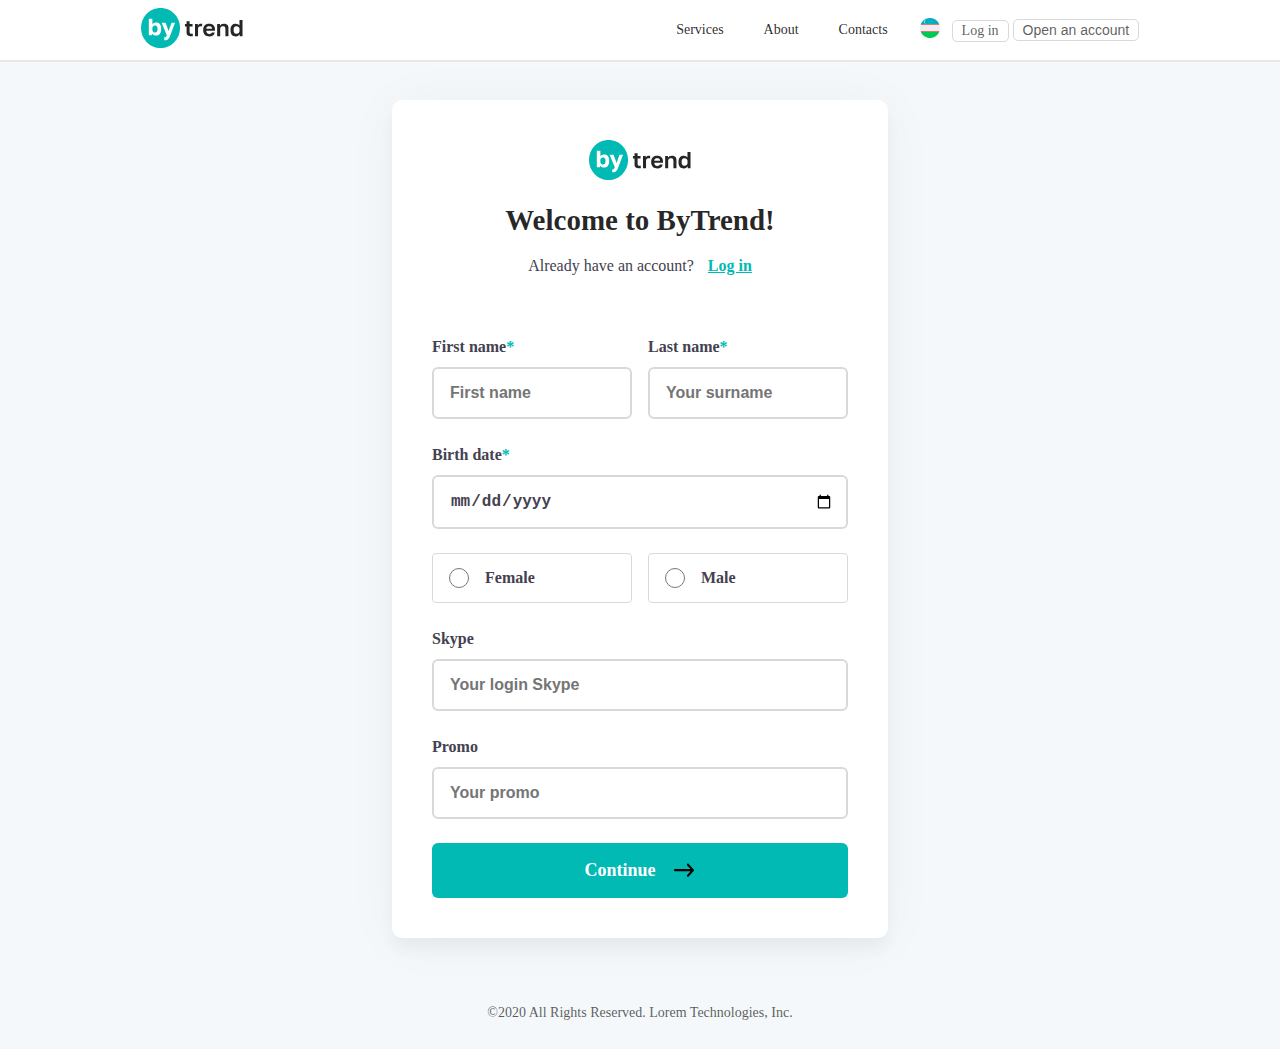
<file: index.html>
<!DOCTYPE html>
<html lang="en">
    <head>
        <meta charset="UTF-8">
        <meta name="viewport" content="width=device-width, initial-scale=1.0">
        <link rel="stylesheet" href="./css/styl.css">
        <title>Trend</title>
    </head>
    <body>
        <!-- BACKTOP -->
        <a id="bactop" href="#">
            <img src="./image/arrow.svg" alt="backtop" />
        </a>
        <!-- HEADER -->
        <header id="header">
            <div class="header__container">
                <nav>
                    <a href="#" class="nav__left">
                        <img class="nav__logo" src="./image/header/logo.svg" alt="logo">
                    </a>
                    <div class="nav__right">
                        <ul id="header__nav-list" class="nav__list">
                            <li class="nav__item">
                                <a href="#" class="nav__item__link">Services</a>
                            </li>
                            <li class="nav__item">
                                <a href="#" class="nav__item__link">About</a>
                            </li>
                            <li class="nav__item">
                                <a href="#" class="nav__item__link">Contacts</a>
                            </li>
                            <li class="new">
                                <a href="login.html" class="nav__box__btn">
                                    Log in
                                </a>
                            </li>
                            <li class="new">
                                <button class="nav__box__btn">
                                    Open an account
                                </button>
                            </li>
                        </ul>
                        <div class="nav__right__boxs">
                            <div class="langues">
                                <a href="uzb.home.html">
                                    <img class="nav__langues__img" src="./image/header/icons8-uzbekistan-48.png" alt="uzb">
                                </a>
                            </div>
                            <div class="nav__right__card">
                                <a href="login.html" class="nav__box__btn">
                                    Log in
                                </a>
                                <button class="nav__box__btn">
                                    Open an account
                                </button>
                            </div>
                            <button class="nav__btn" id="nav__btn__menu">
                                <span class="nav__btn__liner"></span>
                                <span class="nav__btn__liner"></span>
                                <span class="nav__btn__liner"></span>
                            </button>
                        </div>
                    </div>
                </nav>
            </div>
        </header>
        <!-- MAIN -->
        <main>
            <div class="main__container">
                <div class="main__wrapper">
                    <div class="main__top">
                        <img src="./image/main-top/logo.svg" alt="main-logo">
                        <h1 class="main__top__title">Welcome to ByTrend!</h1>
                        <div class="main__top__box">
                            <p class="main__top__box__text">Already have an account?</p>
                            <a class="main__top__box__link" href="login.html">Log in</a>
                        </div>
                    </div>
                    <form action="">
                        <div class="forma__name">
                            <div class="forma__box__card">
                                <label class="forma__box__label" for="firstname">First name<span class="star">*</span></label>
                                 <input id="firstname" class="forma__box__name ipt-repeat" type="text" required placeholder="First name">
                            </div>
                            <div class="forma__box__card">
                                <label class="forma__box__label" for="lastname">Last name<span class="star">*</span></label>
                                <input id="lastname" class="forma__box__name ipt-repeat" type="text"  required placeholder="Your surname">
                            </div>
                        </div>
                        <div class="forma__box__date">
                            <label class="forma__box__label" for="date">Birth date<span class="star">*</span></label>
                            <input id="date" class="forma__box__date__ipt ipt-repeat" type="date" value="Tugilgan sanangiz" required placeholder="06.12.1992">
                        </div>
                        <div class="forma__box__radios">
                            <div class="forma__box__radios__card">
                                <input name="jins" id="female" class="forma__box__radio" type="radio" value="female"  required>
                                <label class="forma__box__label" for="female">Female</label>
                            </div>
                            <div class="forma__box__radios__card">
                                <input name="jins" id="male" class="forma__box__radio" type="radio"  value="male" required>
                                <label class="forma__box__label" for="male">Male</label>
                            </div>
                        </div>
                        <div class="forma__box__skype">
                            <label for="skype" class="forma__box__label">Skype</label>
                            <input id="skype" type="text"  class="forma__box__skype__ipt ipt-repeat" required placeholder="Your login Skype">
                        </div>
                        <div class="forma__box__promo">
                            <label for="promo" class="forma__box__label">Promo</label>
                            <input id="promo" type="text"  class="forma__box__promo__ipt ipt-repeat" required placeholder="Your promo">
                        </div>
                        <a href="second.html" class="form__btn link__df ">
                            <p>Continue</p>
                            <img class="img__wite" src="./image/main-top/arrow riht black.svg" alt="">
                        </a>
                    </form>
                </div>
                <p class="main__text">
                    ©2020 All Rights Reserved. Lorem Technologies, Inc.
                </p>
            </div> 
        </main>
        <script src="./js/main.js"></script>
    </body>
</html>
</file>
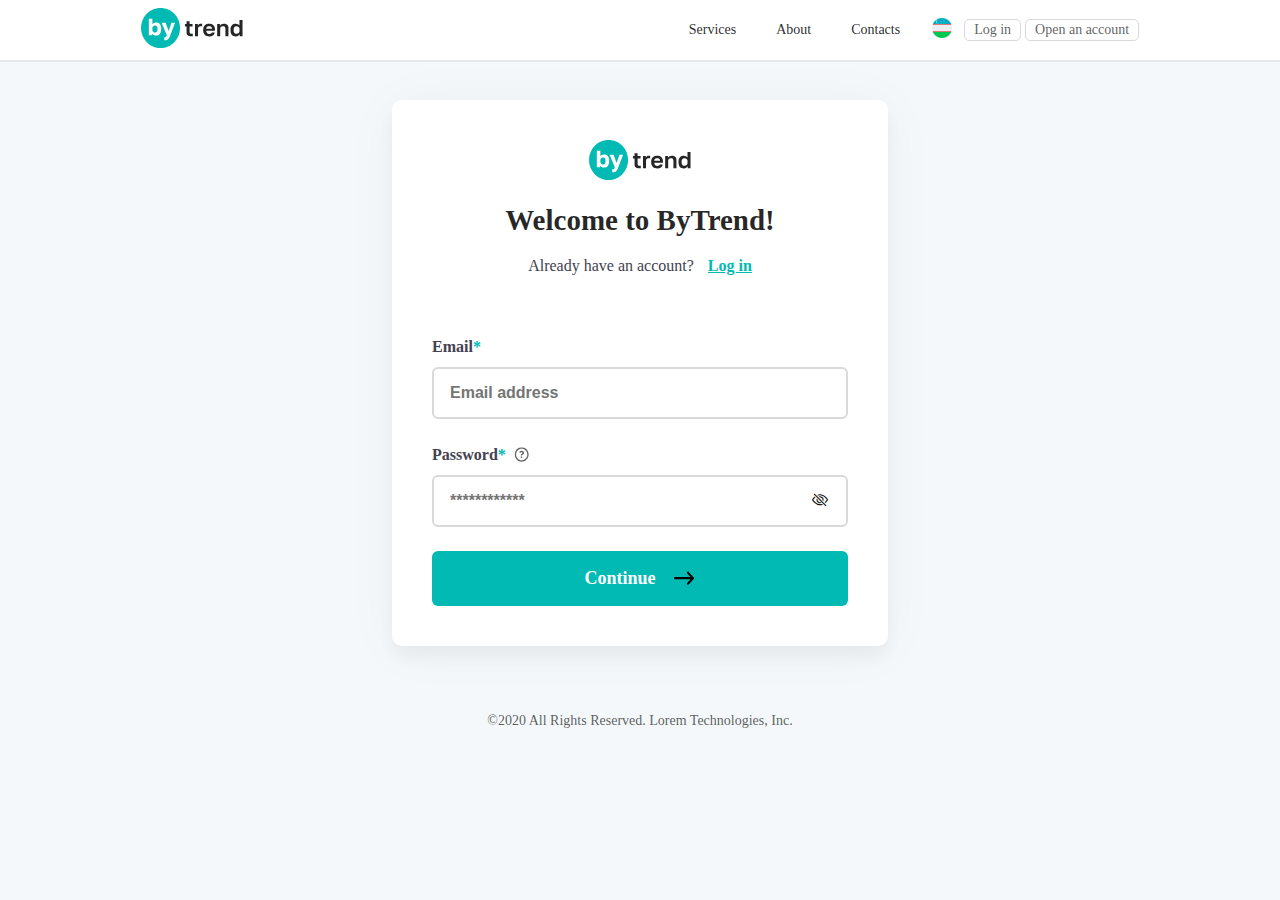
<file: login.html>
<!DOCTYPE html>
<html lang="en">
    <head>
        <meta charset="UTF-8">
        <meta name="viewport" content="width=device-width, initial-scale=1.0">
        <link rel="stylesheet" href="./css/styl.css">
        <link rel="stylesheet" href="https://cdn.jsdelivr.net/npm/bootstrap-icons@1.3.0/font/bootstrap-icons.css" />
        <title>Trend</title>
    </head>
    <body>
        <!-- BACKTOP -->
        <a id="bactop" href="#">
            <img src="./image/arrow.svg" alt="backtop" />
        </a>
        <!-- HEADER -->
        <header id="header">
            <div class="header__container">
                <nav>
                    <a href="index.html" class="nav__left">
                        <img class="nav__logo" src="./image/header/logo.svg" alt="logo">
                    </a>
                    <div class="nav__right">
                        <ul id="header__nav-list" class="nav__list">
                            <li class="nav__item">
                                <a href="#" class="nav__item__link">Services</a>
                            </li>
                            <li class="nav__item">
                                <a href="#" class="nav__item__link">About</a>
                            </li>
                            <li class="nav__item">
                                <a href="#" class="nav__item__link">Contacts</a>
                            </li>
                            <li class="new">
                                <a href="login.html" class="nav__box__btn">
                                    Log in
                                </a>
                            </li>
                            <li class="new">
                                <a href="index.html" class="nav__box__btn">
                                    Open an account
                                </a>
                            </li>
                        </ul>
                        <div class="nav__right__boxs">
                            <div class="langues">
                                <a href="uzb.login.html">
                                    <img class="nav__langues__img" src="./image/header/icons8-uzbekistan-48.png" alt="uzb">
                                </a>
                            </div>
                            <div class="nav__right__card">
                                <a href="login.html" class="nav__box__btn">
                                    Log in
                                </a>
                                <a href="index.html" class="nav__box__btn">
                                    Open an account
                                </a>
                            </div>
                            <button class="nav__btn" id="nav__btn__menu">
                                <span class="nav__btn__liner"></span>
                                <span class="nav__btn__liner"></span>
                                <span class="nav__btn__liner"></span>
                            </button>
                        </div>
                    </div>
                </nav>
            </div>
        </header>
        <!-- MAIN -->
        <main>
            <div class="main__container">
                <div class="main__wrapper">
                    <div class="main__top">
                        <img src="./image/main-top/logo.svg" alt="main-logo">
                        <h1 class="main__top__title">Welcome to ByTrend!</h1>
                        <div class="main__top__box">
                            <p class="main__top__box__text">Already have an account?</p>
                            <a class="main__top__box__link" href="login.html">Log in</a>
                        </div>
                    </div>
                    <form action="">
                        <div class="form__login__email form__login">
                            <label for="email" class="form__login__email__lbl forma__box__label">Email<span class="star">*</span></label>
                            <input id="email"  type="email" class=" form__login__email__ipt ipt-repeat" required placeholder="Email address">
                        </div>
                        <div class="form__login__password form__login ">
                            <div class="form__login__email__card">
                                <label for="password" class="forma__box__label">Password<span class="star">*</span></label>
                                <img src="./image/main-top/Setting.svg" alt="setting">
                            </div>
                            <div class="password-box">
                                <input type="password" class=" form__login__pasword__ipt ipt-repeat" id="password" placeholder="************"/>
                                <i class="bi bi-eye-slash" id="toggle-password"></i>
                            </div>    
                        </div>
                        <a href="second.html" class="form__btn link__df ">
                            <p>Continue</p>
                            <img class="img__wite" src="./image/main-top/arrow riht black.svg" alt="">
                        </a>
                    </form>
                </div>
                <p class="main__text">
                    ©2020 All Rights Reserved. Lorem Technologies, Inc.
                </p>
            </div> 
        </main>
        <script src="./js/main.js"></script>
    </body>
</html>
</file>
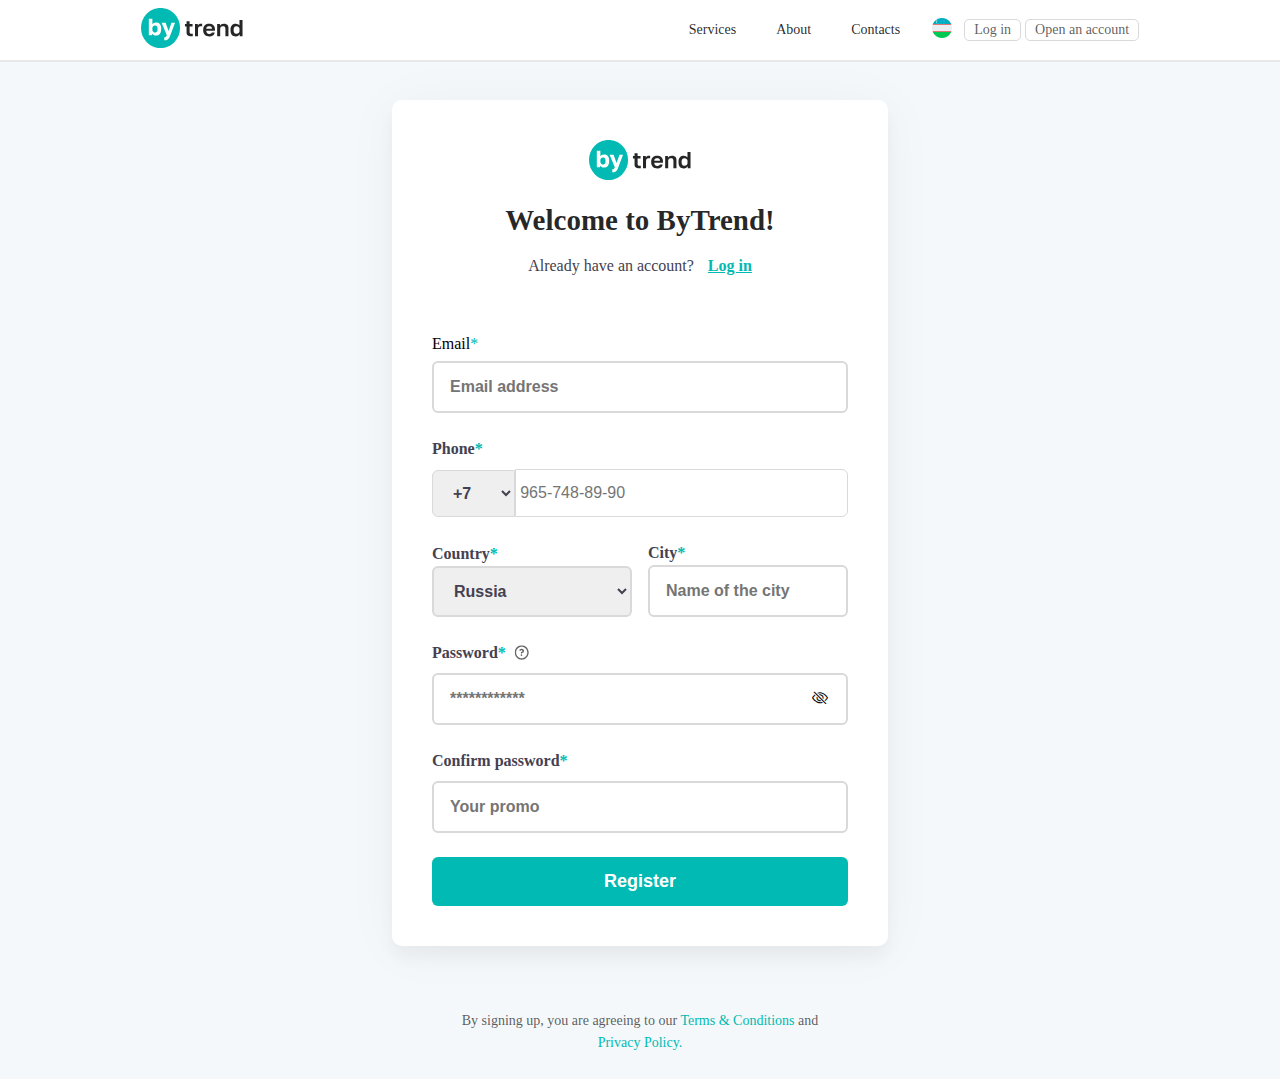
<file: second.html>
<!DOCTYPE html>
<html lang="en">
    <head>
        <meta charset="UTF-8">
        <meta name="viewport" content="width=device-width, initial-scale=1.0">
        <link rel="stylesheet" href="https://cdn.jsdelivr.net/npm/bootstrap-icons@1.3.0/font/bootstrap-icons.css" />
        <link rel="stylesheet" href="./css/styl.css">
        <title>Trend</title>
    </head>
    <body>
        <!-- BACKTOP -->
        <a id="bactop" href="#">
            <img src="./image/arrow.svg" alt="backtop" />
        </a>
        <!-- HEADER -->
        <header id="header">
            <div class="header__container">
                <nav>
                    <a href="index.html" class="nav__left">
                        <img class="nav__logo" src="./image/header/logo.svg" alt="logo">
                    </a>
                    <div class="nav__right">
                        <ul id="header__nav-list" class="nav__list">
                            <li class="nav__item">
                                <a href="#" class="nav__item__link">Services</a>
                            </li>
                            <li class="nav__item">
                                <a href="#" class="nav__item__link">About</a>
                            </li>
                            <li class="nav__item">
                                <a href="#" class="nav__item__link">Contacts</a>
                            </li>
                            <li class="new">
                                <a href="#" class="nav__box__btn">
                                    Log in
                                </a>
                            </li>
                            <li class="new">
                                <a href="index.html" class="nav__box__btn">
                                    Open an account
                                </a>
                            </li>
                        </ul>
                        <div class="nav__right__boxs">
                            <div class="langues">
                                <a href="uzb.second.html">
                                    <img class="nav__langues__img" src="./image/header/icons8-uzbekistan-48.png" alt="uzb">
                                </a>
                            </div>
                            <div class="nav__right__card">
                                <a href="login.html" class="nav__box__btn">
                                    Log in
                                </a>
                                <a href="index.html" class="nav__box__btn">
                                    Open an account
                                </a>
                            </div>
                            <button class="nav__btn" id="nav__btn__menu">
                                <span class="nav__btn__liner"></span>
                                <span class="nav__btn__liner"></span>
                                <span class="nav__btn__liner"></span>
                            </button>
                        </div>
                    </div>
                </nav>
            </div>
        </header>
        <!-- MAIN -->
        <main>
            <div class="main__container">
                <div class="main__wrapper">
                    <div class="main__top">
                        <img src="./image/main-top/logo.svg" alt="main-logo">
                        <h1 class="main__top__title">Welcome to ByTrend!</h1>
                        <div class="main__top__box">
                            <p class="main__top__box__text">Already have an account?</p>
                            <a class="main__top__box__link" href="login.html">Log in</a>
                        </div>
                    </div>
                    <form action="">
                        <div class="form__box__emails">
                            <label for="email">Email<span class="star">*</span></label>
                            <input id="email" class="forma__box__email__ipt ipt-repeat" type="email"  required placeholder="Email address">
                        </div>
                        <div class="forma__box__phone">
                            <label class="forma__box__label" for="tel">Phone<span class="star">*</span></label>
                            <div class="forma__phone__select">
                                <select class="forma__box__select__ipt "  name="phone" id="tel">
                                    <option value="">+7</option>
                                    <option value="">+1</option>
                                    <option value="">+998</option>
                                    <option value="">+880</option>
                                    <option value="">+100</option>
                                    <option value="">+498</option>
                                    <option value="">+33</option>
                                    <option value="">+24</option>
                                </select>
                                <input id="tel" class="forma__box__phone__ipt" type="tel" required placeholder="965-748-89-90">
                            </div>
                        </div>
                        <div class="forma__box__residence">
                            <div class="forma__box__residence__card">
                                <label class="forma__box__label" for="select">Country<span class="star">*</span></label>
                                <select id="select" class="forma__box__residence__slt ipt-repeat">
                                    <option class="forma__box__residence__otn" value="russia">Russia</option>
                                    <option class="forma__box__residence__otn" value="uzbekiston">Uzbekiston</option>
                                    <option class="forma__box__residence__otn" value="toshkent">Toshkent</option>
                                    <option class="forma__box__residence__otn" value="andijon">Andijon</option>
                                    <option class="forma__box__residence__otn" value="amerca">Amerca</option>
                                </select>
                            </div>
                            <div class="forma__box__country__card">
                                <label class="forma__box__label" for="city">City<span class="star">*</span></label>
                                <input id="city" class="forma__box__residence__ipt ipt-repeat" type="text"  required placeholder="Name of the city">  
                            </div>
                        </div>
                        <div class="form__login__password form__login ">
                            <div class="form__login__email__card">
                                <label for="password" class="forma__box__label">Password<span class="star">*</span></label>
                                <img src="./image/main-top/Setting.svg" alt="setting">
                            </div>
                            <div class="password-box">
                                <input type="password" class=" form__login__pasword__ipt ipt-repeat" id="password" placeholder="************"/>
                                <i class="bi bi-eye-slash" id="toggle-password"></i>
                            </div>    
                        </div>
                        <div class="forma__box__confirm">
                            <label for="confirm" class="forma__box__label">Confirm password<span class="star">*</span></label>
                            <input id="confirm" type="password"  class="forma__box__confirm__ipt ipt-repeat" required placeholder="Your promo">
                        </div>
                        <button type="submit" class="form__btn">Register</button>
                    </form>
                </div>
                <p class="main__text">
                    By signing up, you are agreeing to our <a href="#" class="star">Terms & Conditions</a> and <a href="#" class="star">Privacy Policy.</a>
                </p>
            </div> 
        </main>
        <script src="./js/main.js"></script>
    </body>
</html>
</file>
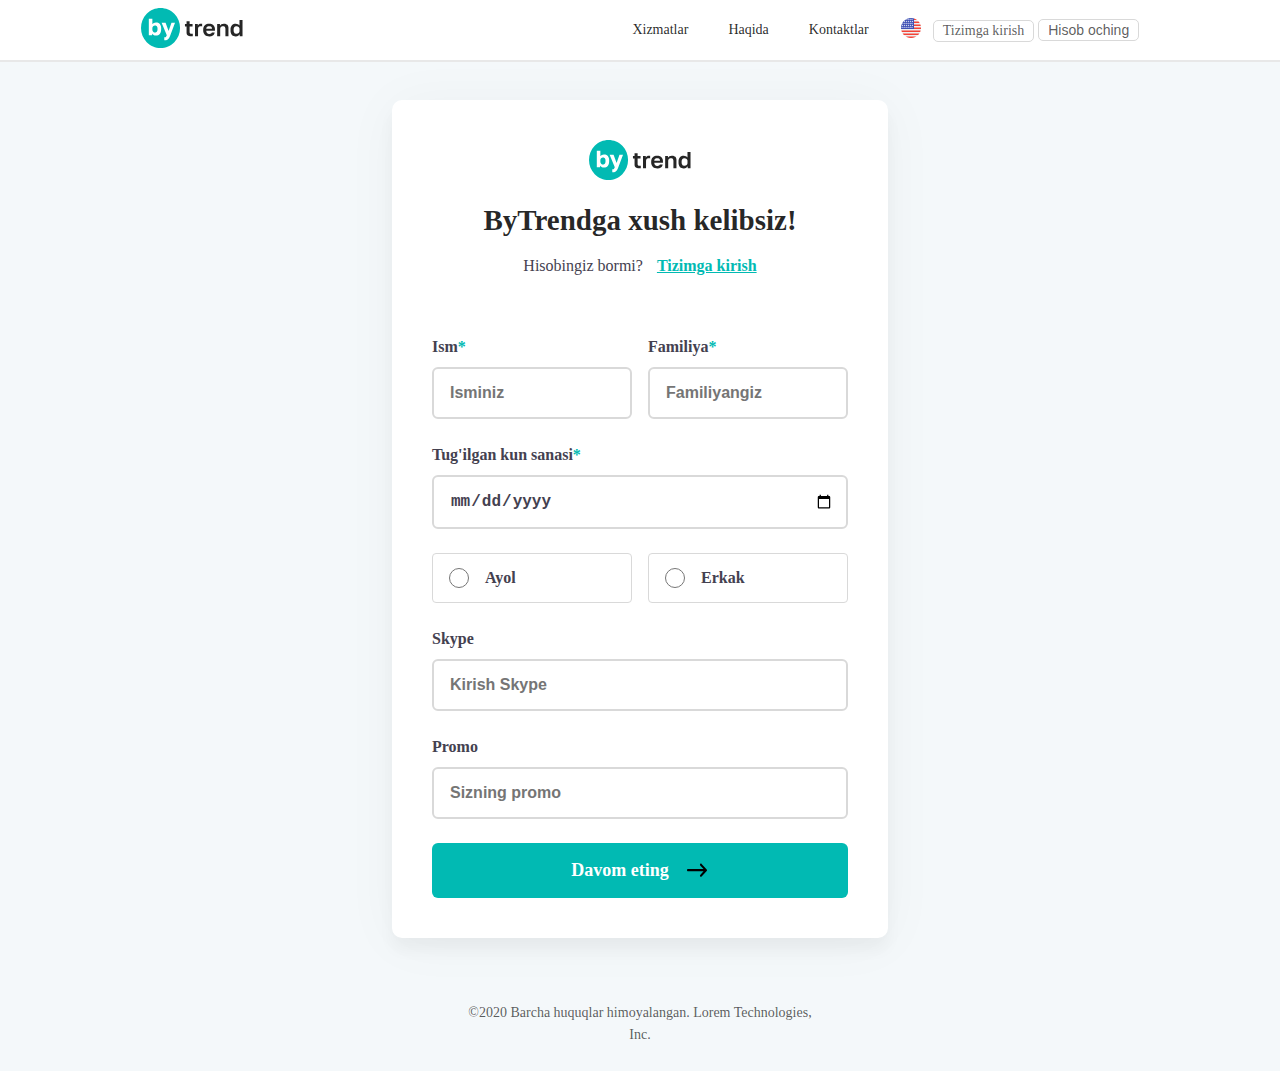
<file: uzb.home.html>
<!DOCTYPE html>
<html lang="en">
    <head>
        <meta charset="UTF-8">
        <meta name="viewport" content="width=device-width, initial-scale=1.0">
        <link rel="stylesheet" href="./css/styl.css">
        <title>Trend</title>
    </head>
    <body>
        <!-- BACKTOP -->
        <a id="bactop" href="#">
            <img src="./image/arrow.svg" alt="backtop" />
        </a>
        <!-- HEADER -->
        <header id="header">
            <div class="header__container">
                <nav>
                    <a href="#" class="nav__left">
                        <img class="nav__logo" src="./image/header/logo.svg" alt="logo">
                    </a>
                    <div class="nav__right">
                        <ul id="header__nav-list" class="nav__list">
                            <li class="nav__item">
                                <a href="#" class="nav__item__link">Xizmatlar</a>
                            </li>
                            <li class="nav__item">
                                <a href="#" class="nav__item__link">Haqida</a>
                            </li>
                            <li class="nav__item">
                                <a href="#" class="nav__item__link">
                                    Kontaktlar</a>
                            </li>
                            <li class="new">
                                <a href="login.html" class="nav__box__btn">
                                    Tizimga kirish
                                </a>
                            </li>
                            <li class="new">
                                <a href="second.html" class="nav__box__btn">                                    
                                    Hisob oching  
                                </a>
                            </li>
                        </ul>
                        <div class="nav__right__boxs">
                            <div class="langues">
                                <a href="index.html">
                                    <img class="nav__langues__img" src="./image/header/icons8-usa-48.png" alt="uzb">
                                </a>
                            </div>
                            <div class="nav__right__card">
                                <a href="login.html" class="nav__box__btn">
                                    Tizimga kirish
                                </a>
                                <button class="nav__box__btn">
                                    Hisob oching  
                                </button>
                            </div>
                            <button class="nav__btn" id="nav__btn__menu">
                                <span class="nav__btn__liner"></span>
                                <span class="nav__btn__liner"></span>
                                <span class="nav__btn__liner"></span>
                            </button>
                        </div>
                    </div>
                </nav>
            </div>
        </header>
        <!-- MAIN -->
        <main>
            <div class="main__container">
                <div class="main__wrapper">
                    <div class="main__top">
                        <img src="./image/main-top/logo.svg" alt="main-logo">
                        <h1 class="main__top__title">
                            ByTrendga xush kelibsiz!</h1>
                        <div class="main__top__box">
                            <p class="main__top__box__text">Hisobingiz bormi?</p>
                            <a class="main__top__box__link" href="login.html">Tizimga kirish</a>
                        </div>
                    </div>
                    <form action="">
                        <div class="forma__name">
                            <div class="forma__box__card">
                                <label class="forma__box__label" for="firstname">Ism<span class="star">*</span></label>
                                 <input id="firstname" class="forma__box__name ipt-repeat" type="text" required placeholder="Isminiz">
                            </div>
                            <div class="forma__box__card">
                                <label class="forma__box__label" for="lastname">Familiya<span class="star">*</span></label>
                                <input id="lastname" class="forma__box__name ipt-repeat" type="text"  required placeholder="Familiyangiz">
                            </div>
                        </div>
                        <div class="forma__box__date">
                            <label class="forma__box__label" for="date">Tug'ilgan kun sanasi<span class="star">*</span></label>
                            <input id="date" class="forma__box__date__ipt ipt-repeat" type="date" value="Tugilgan sanangiz" required placeholder="06.12.1992">
                        </div>
                        <div class="forma__box__radios">
                            <div class="forma__box__radios__card">
                                <input name="jins" id="female" class="forma__box__radio" type="radio" value="female"  required>
                                <label class="forma__box__label" for="female">Ayol</label>
                            </div>
                            <div class="forma__box__radios__card">
                                <input name="jins" id="male" class="forma__box__radio" type="radio"  value="male" required>
                                <label class="forma__box__label" for="male">Erkak</label>
                            </div>
                        </div>
                        <div class="forma__box__skype">
                            <label for="skype" class="forma__box__label">Skype</label>
                            <input id="skype" type="text"  class="forma__box__skype__ipt ipt-repeat" required placeholder="Kirish Skype">
                        </div>
                        <div class="forma__box__promo">
                            <label for="promo" class="forma__box__label">Promo</label>
                            <input id="promo" type="text"  class="forma__box__promo__ipt ipt-repeat" required placeholder="Sizning promo">
                        </div>
                        <a href="second.html" class="form__btn link__df ">
                            <p>Davom eting</p>
                            <img class="img__wite" src="./image/main-top/arrow riht black.svg" alt="">
                        </a>
                    </form>
                </div>
                <p class="main__text">
                    ©2020 Barcha huquqlar himoyalangan. Lorem Technologies, Inc.
                </p>
            </div> 
        </main>
        <script src="./js/main.js"></script>
    </body>
</html>
</file>
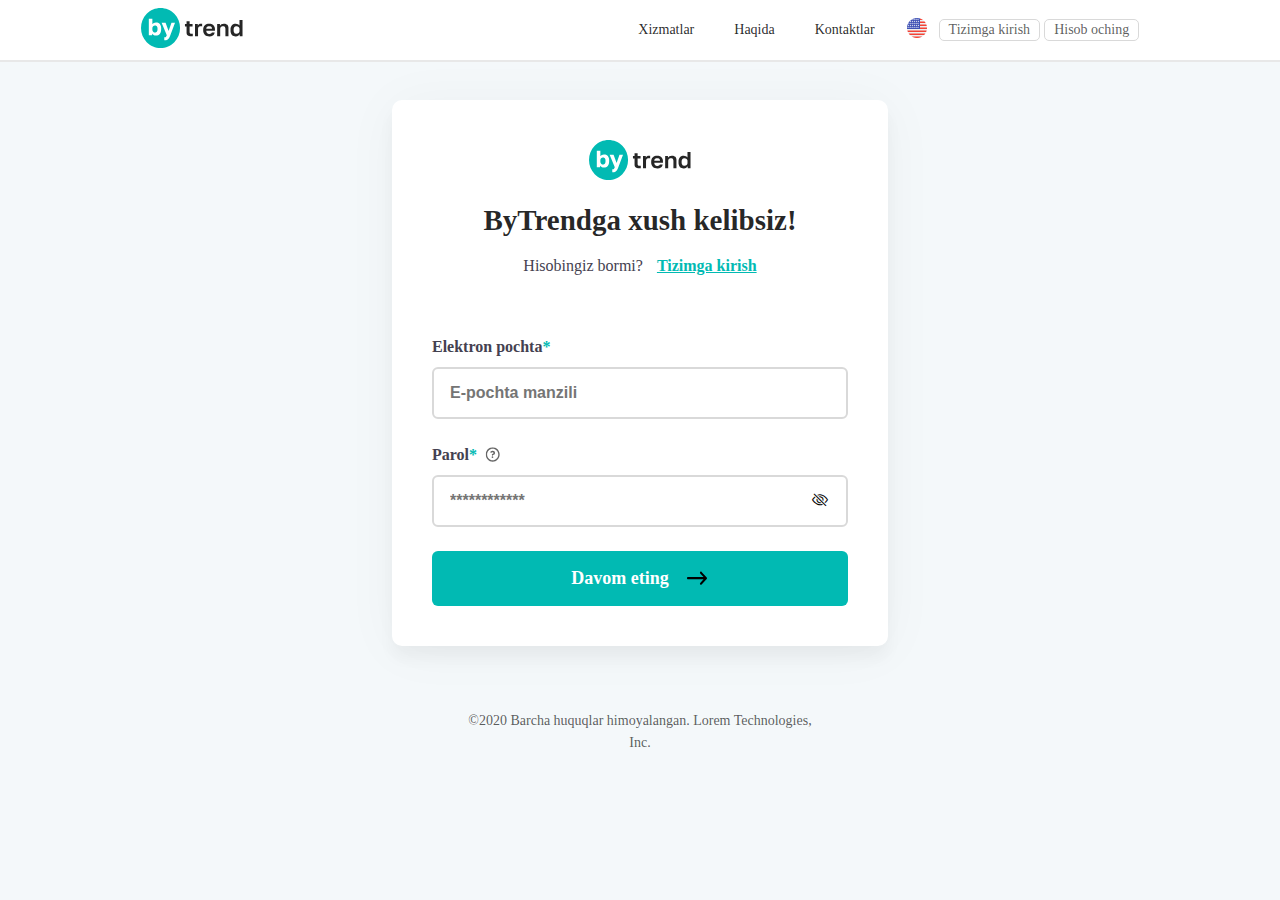
<file: uzb.login.html>
<!DOCTYPE html>
<html lang="en">
    <head>
        <meta charset="UTF-8">
        <meta name="viewport" content="width=device-width, initial-scale=1.0">
        <link rel="stylesheet" href="./css/styl.css">
        <link rel="stylesheet" href="https://cdn.jsdelivr.net/npm/bootstrap-icons@1.3.0/font/bootstrap-icons.css" />
        <title>Trend</title>
    </head>
    <body>
        <!-- BACKTOP -->
        <a id="bactop" href="#">
            <img src="./image/arrow.svg" alt="backtop" />
        </a>
        <!-- HEADER -->
        <header id="header">
            <div class="header__container">
                <nav>
                    <a href="index.html" class="nav__left">
                        <img class="nav__logo" src="./image/header/logo.svg" alt="logo">
                    </a>
                    <div class="nav__right">
                        <ul id="header__nav-list" class="nav__list">
                            <li class="nav__item">
                                <a href="#" class="nav__item__link">Xizmatlar</a>
                            </li>
                            <li class="nav__item">
                                <a href="#" class="nav__item__link">Haqida</a>
                            </li>
                            <li class="nav__item">
                                <a href="#" class="nav__item__link">Kontaktlar</a>
                            </li>
                            <li class="new">
                                <a href="login.html" class="nav__box__btn">
                                    Tizimga kirish
                                </a>
                            </li>
                            <li class="new">
                                <a href="index.html" class="nav__box__btn">
                                    Hisob oching
                                </a>
                            </li>
                        </ul>
                        <div class="nav__right__boxs">
                            <div class="langues">
                                <a href="login.html">
                                    <img class="nav__langues__img" src="./image/header/icons8-usa-48.png" alt="uzb">
                                </a>
                            </div>
                            <div class="nav__right__card">
                                <a href="login.html" class="nav__box__btn">
                                    Tizimga kirish
                                </a>
                                <a href="index.html" class="nav__box__btn">
                                    Hisob oching
                                </a>
                            </div>
                            <button class="nav__btn" id="nav__btn__menu">
                                <span class="nav__btn__liner"></span>
                                <span class="nav__btn__liner"></span>
                                <span class="nav__btn__liner"></span>
                            </button>
                        </div>
                    </div>
                </nav>
            </div>
        </header>
        <!-- MAIN -->
        <main>
            <div class="main__container">
                <div class="main__wrapper">
                    <div class="main__top">
                        <img src="./image/main-top/logo.svg" alt="main-logo">
                        <h1 class="main__top__title">ByTrendga xush kelibsiz!</h1>
                        <div class="main__top__box">
                            <p class="main__top__box__text">Hisobingiz bormi?</p>       
                            <a class="main__top__box__link" href="login.html">Tizimga kirish</a>
                        </div>
                    </div>
                    <form action="">
                        <div class="form__login__email form__login">
                            <label for="email" class="form__login__email__lbl forma__box__label">Elektron pochta<span class="star">*</span></label>
                            <input id="email"  type="email" class=" form__login__email__ipt ipt-repeat" required placeholder="E-pochta manzili">
                        </div>
                        <div class="form__login__password form__login ">
                            <div class="form__login__email__card">
                                <label for="password" class="forma__box__label">Parol<span class="star">*</span></label>
                                <img src="./image/main-top/Setting.svg" alt="setting">
                            </div>
                            <div class="password-box">
                                <input type="password" class=" form__login__pasword__ipt ipt-repeat" id="password" placeholder="************"/>
                                <i class="bi bi-eye-slash" id="toggle-password"></i>
                            </div>    
                        </div>
                        <a href="second.html" class="form__btn link__df ">
                            <p>Davom eting</p>
                            <img class="img__wite" src="./image/main-top/arrow riht black.svg" alt="">
                        </a>
                    </form>
                </div>
                <p class="main__text">
                    ©2020 Barcha huquqlar himoyalangan. Lorem Technologies, Inc.
                </p>
            </div> 
        </main>
        <script src="./js/main.js"></script>
    </body>
</html>
</file>
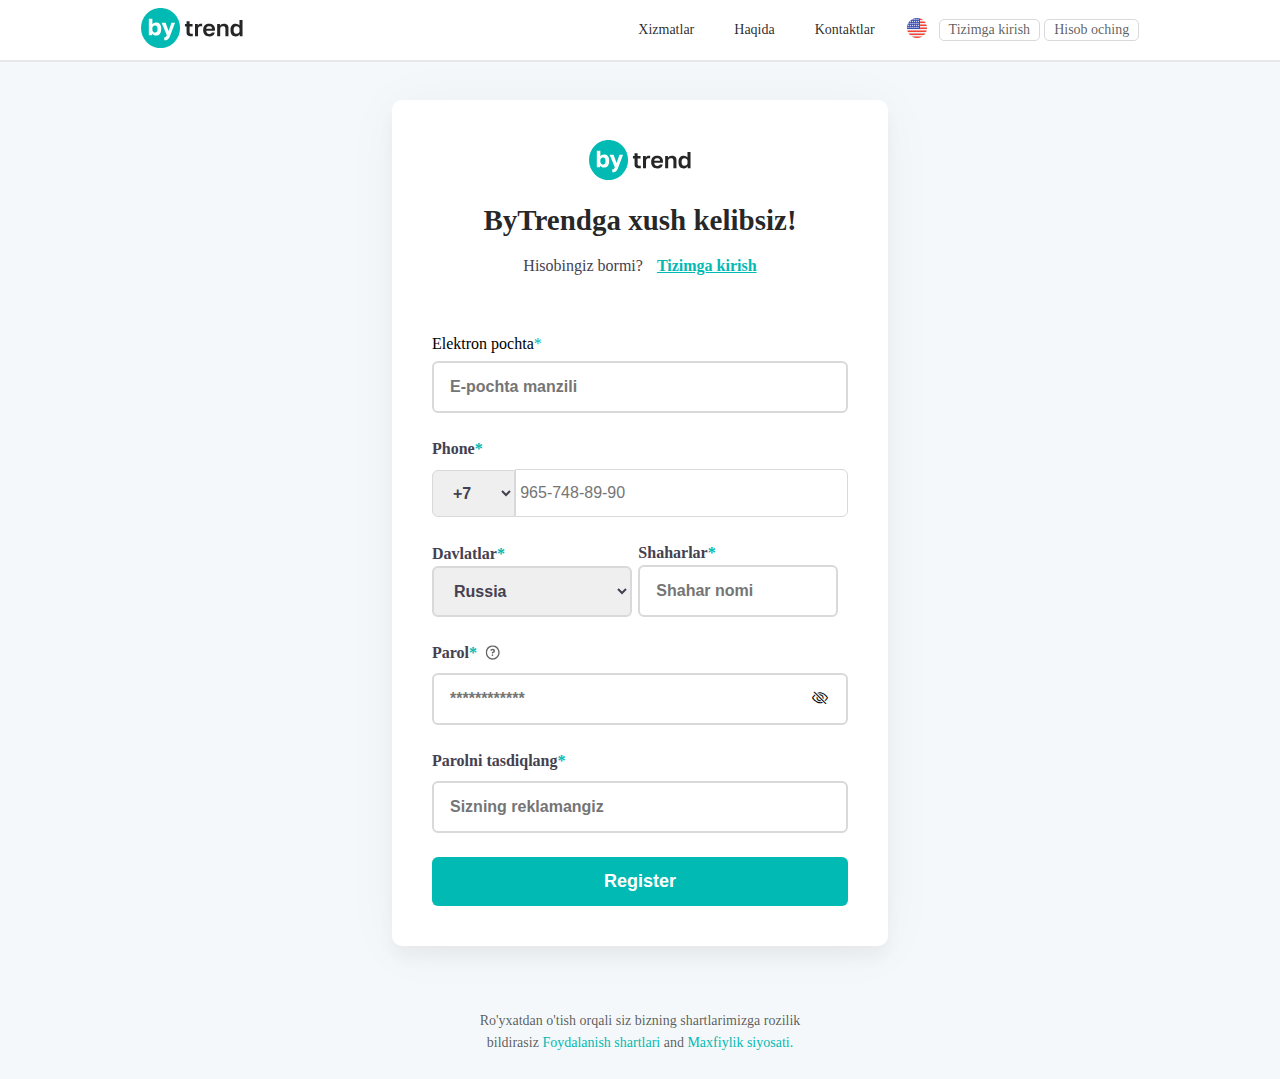
<file: uzb.second.html>
<!DOCTYPE html>
<html lang="en">
    <head>
        <meta charset="UTF-8">
        <meta name="viewport" content="width=device-width, initial-scale=1.0">
        <link rel="stylesheet" href="https://cdn.jsdelivr.net/npm/bootstrap-icons@1.3.0/font/bootstrap-icons.css" />
        <link rel="stylesheet" href="./css/styl.css">
        <title>Trend</title>
    </head>
    <body>
        <!-- BACKTOP -->
        <a id="bactop" href="#">
            <img src="./image/arrow.svg" alt="backtop" />
        </a>
        <!-- HEADER -->
        <header id="header">
            <div class="header__container">
                <nav>
                    <a href="index.html" class="nav__left">
                        <img class="nav__logo" src="./image/header/logo.svg" alt="logo">
                    </a>
                    <div class="nav__right">
                        <ul id="header__nav-list" class="nav__list">
                            <li class="nav__item">
                                <a href="#" class="nav__item__link">Xizmatlar</a>
                            </li>
                            <li class="nav__item">
                                <a href="#" class="nav__item__link">Haqida</a>
                            </li>
                            <li class="nav__item">
                                <a href="#" class="nav__item__link">Kontaktlar</a>
                            </li>
                            <li class="new">
                                <a href="#" class="nav__box__btn">
                                    Tizimga kirish
                                </a>
                            </li>
                            <li class="new">
                                <a href="index.html" class="nav__box__btn">
                                    Hisob oching
                                </a>
                            </li>
                        </ul>
                        <div class="nav__right__boxs">
                            <div class="langues">
                                <a href="second.html">
                                    <img class="nav__langues__img" src="./image/header/icons8-usa-48.png" alt="uzb">
                                </a>
                            </div>
                            <div class="nav__right__card">
                                <a href="login.html" class="nav__box__btn">
                                    Tizimga kirish
                                </a>
                                <a href="index.html" class="nav__box__btn">
                                    Hisob oching
                                </a>
                            </div>
                            <button class="nav__btn" id="nav__btn__menu">
                                <span class="nav__btn__liner"></span>
                                <span class="nav__btn__liner"></span>
                                <span class="nav__btn__liner"></span>
                            </button>
                        </div>
                    </div>
                </nav>
            </div>
        </header>
        <!-- MAIN -->
        <main>
            <div class="main__container">
                <div class="main__wrapper">
                    <div class="main__top">
                        <img src="./image/main-top/logo.svg" alt="main-logo">
                        <h1 class="main__top__title">ByTrendga xush kelibsiz!</h1>
                        <div class="main__top__box">
                            <p class="main__top__box__text">Hisobingiz bormi?</p>
                            <a class="main__top__box__link" href="login.html">Tizimga kirish</a>
                        </div>
                    </div>
                    <form action="">
                        <div class="form__box__emails">
                            <label for="email">Elektron pochta<span class="star">*</span></label>
                            <input id="email" class="forma__box__email__ipt ipt-repeat" type="email"  required placeholder="E-pochta manzili">
                        </div>
                        <div class="forma__box__phone">
                            <label class="forma__box__label" for="tel">Phone<span class="star">*</span></label>
                            <div class="forma__phone__select">
                                <select class="forma__box__select__ipt "  name="phone" id="tel">
                                    <option value="">+7</option>
                                    <option value="">+1</option>
                                    <option value="">+998</option>
                                    <option value="">+880</option>
                                    <option value="">+100</option>
                                    <option value="">+498</option>
                                    <option value="">+33</option>
                                    <option value="">+24</option>
                                </select>
                                <input id="tel" class="forma__box__phone__ipt" type="tel" required placeholder="965-748-89-90">
                            </div>
                        </div>
                        <div class="forma__box__residence">
                            <div class="forma__box__residence__card">
                                <label class="forma__box__label" for="select">Davlatlar<span class="star">*</span></label>
                                <select id="select" class="forma__box__residence__slt ipt-repeat">
                                    <option class="forma__box__residence__otn" value="russia">Russia</option>
                                    <option class="forma__box__residence__otn" value="uzbekiston">Uzbekiston</option>
                                    <option class="forma__box__residence__otn" value="toshkent">Toshkent</option>
                                    <option class="forma__box__residence__otn" value="andijon">Andijon</option>
                                    <option class="forma__box__residence__otn" value="amerca">Amerca</option>
                                </select>
                            </div>
                            <div class="forma__box__country__card">
                                <label class="forma__box__label" for="city">Shaharlar<span class="star">*</span></label>
                                <input id="city" class="forma__box__residence__ipt ipt-repeat" type="text"  required placeholder="Shahar nomi">  
                            </div>
                        </div>
                        <div class="form__login__password form__login ">
                            <div class="form__login__email__card">
                                <label for="password" class="forma__box__label">Parol<span class="star">*</span></label>
                                <img src="./image/main-top/Setting.svg" alt="setting">
                            </div>
                            <div class="password-box">
                                <input type="password" class=" form__login__pasword__ipt ipt-repeat" id="password" placeholder="************"/>
                                <i class="bi bi-eye-slash" id="toggle-password"></i>
                            </div>    
                        </div>
                        <div class="forma__box__confirm">
                            <label for="confirm" class="forma__box__label">Parolni tasdiqlang<span class="star">*</span></label>
                            <input id="confirm" type="password"  class="forma__box__confirm__ipt ipt-repeat" required placeholder="Sizning reklamangiz">
                        </div>
                        <button type="submit" class="form__btn">Register</button>
                    </form>
                </div>
                <p class="main__text">
                    Ro'yxatdan o'tish orqali siz bizning shartlarimizga rozilik bildirasiz <a href="#" class="star">Foydalanish shartlari</a> and <a href="#" class="star">Maxfiylik siyosati.</a>
                </p>
            </div> 
        </main>
        <script src="./js/main.js"></script>
    </body>
</html>
</file>
<file: css/styl.css>
@import url(./repeated.css);
@import url(./verebil.css);
@import url(./header.css);
@import url(./home/main.css);
@import url(./second/main.css);
@import url(./login/main.css);
</file>
